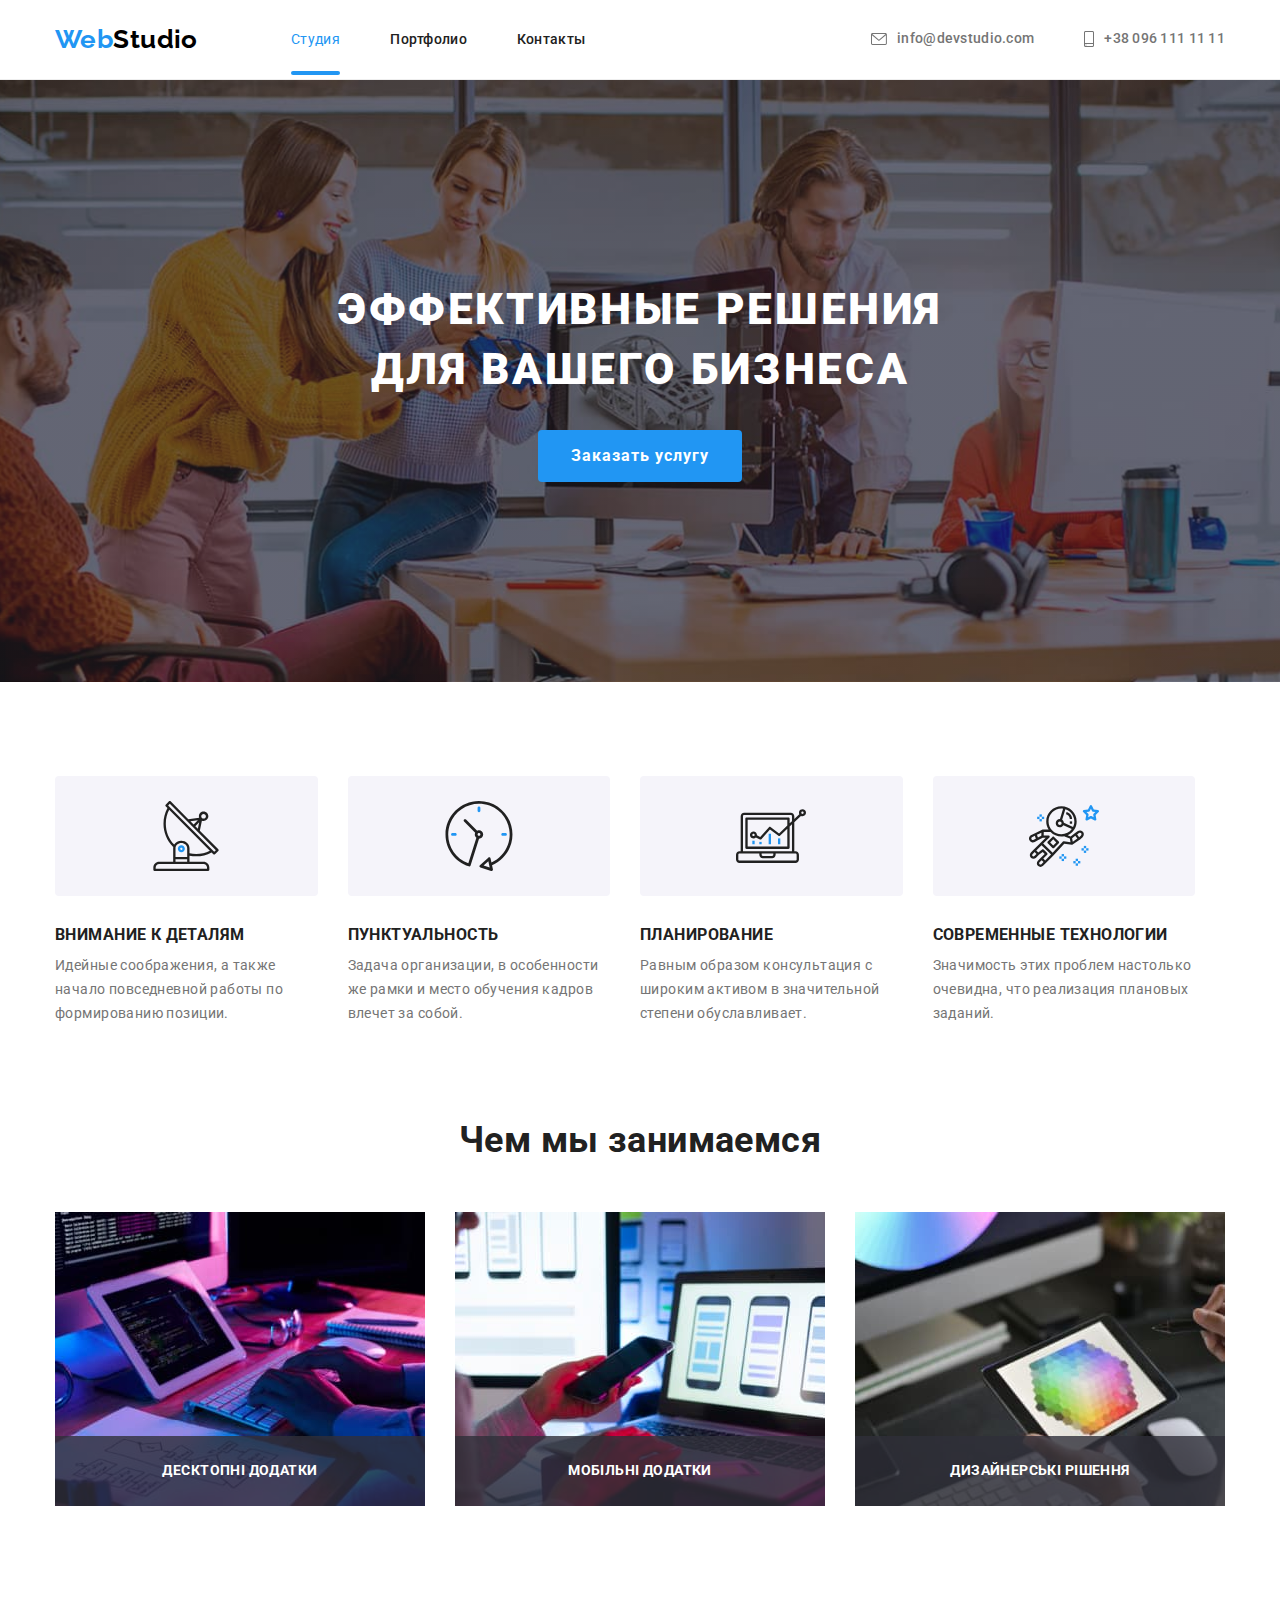
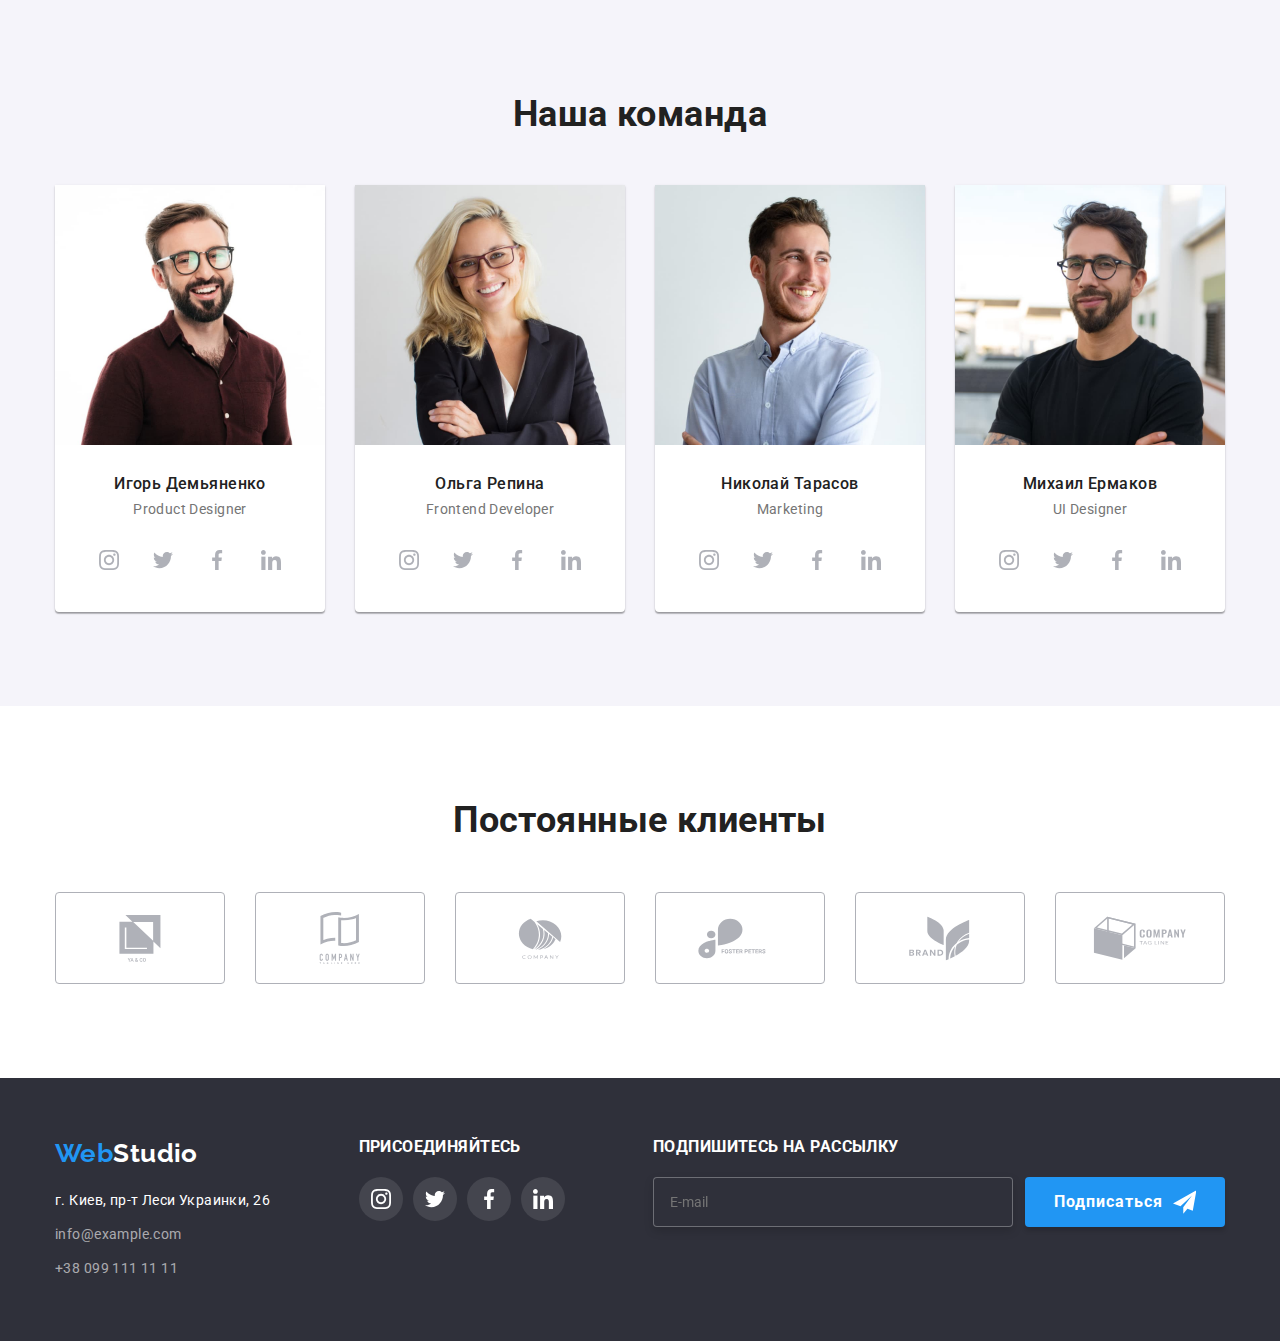
<file: index.html>
<!DOCTYPE html>
<html lang="ru">
<head>
    <meta charset="UTF-8">
    <meta http-equiv="X-UA-Compatible" content="IE=edge">
    <meta name="viewport" content="width=device-width, initial-scale=1.0">
    <link rel="preconnect" href="https://fonts.googleapis.com">
    <link rel="preconnect" href="https://fonts.gstatic.com" crossorigin>
    <link href="https://fonts.googleapis.com/css2?family=Raleway:wght@700&family=Roboto:wght@400;500;700;900&display=swap" rel="stylesheet">
    <title>Document</title>
    <link rel="stylesheet" href="https://cdnjs.cloudflare.com/ajax/libs/modern-normalize/1.1.0/modern-normalize.min.css">
    <link rel="stylesheet" href="./styles/styles.css">
</head>
<body>
    <!--Header-->
   <header class="header">
    <div class="container main-nav">
    <nav class="navigation">
    <a class="logo link" lang="en" href="./index.html"><span class="logo-color">Web</span>Studio</a>
    <ul class="nav list">
        <li class="nav-item"><a class="current link" href="">Студия</a></li>
        <li class="nav-item"><a class="nav-link link" href="./portfolio.html">Портфолио</a></li>
        <li class="nav-item"><a class="nav-link link" href="">Контакты</a></li>
    </ul>
    </nav>
    <ul class="contact list">
        <li class="contanct-item"><a class="contact-list link" href="mailto:info@devstudio.com">
            <svg class="contact-icon" width="16" height="12">
                <use href="./images/sprite.svg#icon-envelope"></use>
            </svg>
            info@devstudio.com</a>
        </li>
        <li class="contanct-item"><a class="contact-list link" href="tel:+380961111111">
            <svg class="contact-icon" width="10" height="16">
                <use href="./images/sprite.svg#icon-smartphone"></use>
            </svg>
            +38 096 111 11 11</a>
        </li>
    </ul>
    </div>
    </header>
   <main>
    <!--Main-Section-->
    <section class="main-section section" >
        <div class="container">
        <h1 class="main-section-item">Эффективные решения для вашего бизнеса</h1>
        <button class="button" type="button" data-modal-open>Заказать услугу</button>
    </div>
    </section>
    <section class="section ">
        <!--Advantages-->
        <div class="container">
            <h2 class="visually-hidden">Преимущества</h2>
            <ul class="advantages list">
            <li class="menu-adv-item icon-antenna">
                <div class="adv-icon">
                    <svg class="adv-icon-item">
                        <use href="./images/sprite.svg#icon-antenna"></use>
                    </svg>
                </div>
            <h3 class="menu-adv-list">ВНИМАНИЕ К ДЕТАЛЯМ</h3>
            <p class="describing-text">Идейные соображения, а также начало повседневной работы по формированию позиции.</p>
            </li>
            <li class="menu-adv-item icon-clock">
                <div class="adv-icon">
                    <svg class="adv-icon-item">
                        <use href="./images/sprite.svg#icon-clock"></use>
                    </svg>
                </div>
            <h3 class="menu-adv-list">ПУНКТУАЛЬНОСТЬ</h3>
            <p class="describing-text">Задача организации, в особенности же рамки и место обучения кадров влечет за собой.</p>
            </li>
            <li class="menu-adv-item icon-diagrama">
                <div class="adv-icon">
                    <svg class="adv-icon-item">
                        <use href="./images/sprite.svg#icon-diagram"></use>
                    </svg>
                </div>
            <h3 class="menu-adv-list">ПЛАНИРОВАНИЕ</h3>
            <p class="describing-text">Равным образом консультация с широким активом в значительной степени обуславливает.</p>
            </li>
            <li class="menu-adv-item icon-astronaut">
                <div class="adv-icon" >
                    <svg class="adv-icon-item">
                        <use href="./images/sprite.svg#icon-astronaut"></use>
                    </svg>
                </div>
            <h3 class="menu-adv-list">СОВРЕМЕННЫЕ ТЕХНОЛОГИИ</h3>
            <p class="describing-text">Значимость этих проблем настолько очевидна, что реализация плановых заданий.</p>
            </li>
        </ul>
        </div>
    </section>
    <section class="section section-d">
        <!--What are we doing-->
        <div class="container">
        <h2 class="section-title">Чем мы занимаемся</h2>
        <ul class="section-list list">
            <li class="section-foto">
                <div class="doing-thumb">
                <img src="./images/doing/box_1.jpg" alt="Работаем за компьютером" width="370" height="294">
            <p class="doing-title">Десктопні додатки</p>
            </div>
            </li>
            <li class="section-foto">
                <div class="doing-thumb">
                <img src="./images/doing/box_2.jpg" alt="Работаем в телефоне" width="370" height="294">
               <p class="doing-title">Мобільні додатки</p> 
            </div>
            </li>
            <li class="section-foto">
                <div class="doing-thumb">
                <img src="./images/doing/box_3.jpg" alt="Работаем в планшете" width="370" height="294">
            <p class="doing-title">Дизайнерські рішення</p>
            </div>
            </li>
        </ul>
        </div>
    </section>
    <section class="section section-c">
        <!--Our team-->
    <div class="container">
        <h2 class="section-title">Наша команда</h2>
        <ul class="team-list list">
            <li class="team-item">
                <img src="./images/team/team_card-1.jpg" alt="Фото команды" width="270" height="260">
                <h3 class="team-name">Игорь Демьяненко</h3>
                <p class="team-position" lang="en">Product Designer</p>
                <ul class="social_list-icon">
                    <li class="social_item-icon"><a href=""  class="social-link-icon">
                        <svg width="20" height="20">
                        <use href="./images/sprite.svg#icon-instagram-2"></use>
                    </svg>
                        </a>
                    </li>
                    <li class="social_item-icon"><a href=""  class="social-link-icon">
                        <svg width="20" height="20">
                        <use href="./images/sprite.svg#icon-twitter-1"></use>
                        </svg>
                        </a>
                    </li>
                    <li class="social_item-icon"><a href=""  class="social-link-icon">
                        <svg width="20" height="20">
                        <use href="./images/sprite.svg#icon-facebook-1"></use>
                        </svg>
                        </a>
                    </li>
                    <li class="social_item-icon"><a href=""  class="social-link-icon">
                        <svg width="20" height="20">
                        <use href="./images/sprite.svg#icon-linkedin-1"></use>
                    </svg>
                       </a>
                    </li>
                </ul>
            </li>
            <li class="team-item"><img src="./images/team/team_card-2.jpg" alt="Фото Команды" width="270" height="260">
                <h3 class="team-name">Ольга Репина</h3>
                <p class="team-position" lang="en">Frontend Developer</p>
                <ul class="social_list-icon">
                    <li class="social_item-icon"><a href=""  class="social-link-icon">
                        <svg width="20" height="20">
                        <use href="./images/sprite.svg#icon-instagram-2"></use>
                    </svg>
                        </a>
                    </li>
                    <li class="social_item-icon"><a href=""  class="social-link-icon">
                        <svg width="20" height="20">
                        <use href="./images/sprite.svg#icon-twitter-1"></use>
                        </svg>
                        </a>
                    </li>
                    <li class="social_item-icon"><a href=""  class="social-link-icon">
                        <svg width="20" height="20">
                        <use href="./images/sprite.svg#icon-facebook-1"></use>
                        </svg>
                        </a>
                    </li>
                    <li class="social_item-icon"><a href=""  class="social-link-icon">
                        <svg width="20" height="20">
                        <use href="./images/sprite.svg#icon-linkedin-1"></use>
                    </svg>
                       </a>
                    </li>
                </ul>
            </li>
            <li class="team-item"><img src="./images/team/team_card-3.jpg" alt="Фото Команды" width="270" height="260">
                <h3 class="team-name">Николай Тарасов</h3>
                <p class="team-position" lang="en">Marketing</p>
                <ul class="social_list-icon">
                    <li class="social_item-icon"><a href=""  class="social-link-icon">
                        <svg width="20" height="20">
                        <use href="./images/sprite.svg#icon-instagram-2"></use>
                    </svg>
                        </a>
                    </li>
                    <li class="social_item-icon"><a href=""  class="social-link-icon">
                        <svg width="20" height="20">
                        <use href="./images/sprite.svg#icon-twitter-1"></use>
                        </svg>
                        </a>
                    </li>
                    <li class="social_item-icon"><a href=""  class="social-link-icon">
                        <svg width="20" height="20">
                        <use href="./images/sprite.svg#icon-facebook-1"></use>
                        </svg>
                        </a>
                    </li>
                    <li class="social_item-icon"><a href=""  class="social-link-icon">
                        <svg width="20" height="20">
                        <use href="./images/sprite.svg#icon-linkedin-1"></use>
                    </svg>
                       </a>
                    </li>
                </ul>
            </li>
            <li class="team-item"><img src="./images/team/team_card-4.jpg" alt="Фото Команды" width="270" height="260">
                <h3 class="team-name">Михаил Ермаков</h3>
                <p class="team-position" lang="en">UI Designer</p>
                <ul class="social_list-icon">
                    <li class="social_item-icon"><a href=""  class="social-link-icon">
                        <svg width="20" height="20">
                        <use href="./images/sprite.svg#icon-instagram-2"></use>
                    </svg>
                        </a>
                    </li>
                    <li class="social_item-icon"><a href=""  class="social-link-icon">
                        <svg width="20" height="20">
                        <use href="./images/sprite.svg#icon-twitter-1"></use>
                        </svg>
                        </a>
                    </li>
                    <li class="social_item-icon"><a href=""  class="social-link-icon">
                        <svg width="20" height="20">
                        <use href="./images/sprite.svg#icon-facebook-1"></use>
                        </svg>
                        </a>
                    </li>
                    <li class="social_item-icon"><a href=""  class="social-link-icon">
                        <svg width="20" height="20">
                        <use href="./images/sprite.svg#icon-linkedin-1"></use>
                    </svg>
                       </a>
                    </li>
                </ul>
            </li>
        </ul>
    </div>
    </section>
    <section class="section client">
        <div class="container">
          <h2 class="section-title">Постоянные клиенты</h2>
          <ul class="client-list list">
            <li class="clients-list-item">
              <a class="clients-link" href="">
                <svg class="client-icon" widht="41" height="47">
                  <use href="./images/sprite.svg#icon-client_1"></use>
                </svg>
              </a>
            </li>
            <li class="clients-list-item">
              <a class="clients-link" href="">
                <svg class="client-icon" widht="40" height="52">
                  <use href="./images/sprite.svg#icon-client_2"></use>
                </svg>
              </a>
            </li>
            <li class="clients-list-item">
              <a class="clients-link" href=""
                ><svg class="client-icon" width="44" height="41">
                  <use href="./images/sprite.svg#icon-client_3"></use>
                </svg>
              </a>
            </li>
            <li class="clients-list-item">
              <a class="clients-link" href="">
                <svg class="client-icon" width="84" height="41">
                  <use href="./images/sprite.svg#icon-client_4"></use>
                </svg>
              </a>
            </li>
            <li class="clients-list-item">
              <a class="clients-link" href="">
                <svg class="client-icon" width="63" height="45">
                  <use href="./images/sprite.svg#icon-client_5"></use>
                </svg>
              </a>
            </li>
            <li class="clients-list-item">
              <a class="clients-link" href="">
                <svg class="client-icon" width="94" height="44">
                  <use href="./images/sprite.svg#icon-client_6"></use>
                </svg>
              </a>
            </li>
          </ul>
        </div>
      </section>
   </main>
   <footer class="footer">
    <!--Footer-->
<div class="container div-footer">
    <div>
    <a class="logo-footer link" lang="en" href="./index.html"><span class="logo-color">Web</span>Studio</a>
    <ul class="contact-us list">
        <li class="contact-us-list"><a class="contact-us-item link" href="https://goo.gl/maps/o7B5cLgCJzoSrLnL8" target="_blank">г. Киев, пр-т Леси Украинки, 26</a></li>
        <li class="contact-us-list"><a class="contact-us-item dark link" href="mailto:info@example.com">info@example.com</a></li>
        <li class="contact-us-list"><a class="contact-us-item dark link" href="tel:+380991111111">+38 099 111 11 11</a></li>
    </ul>
    </div>
    <div class="join-social">
        <h3 class="social-title">Присоединяйтесь</h3>
        <ul class="social_list list">
            <li class="social_list-item">
                <a href="" class="social-link">
                <svg width="20" height="20">
                    <use href="./images/sprite.svg#icon-instagram"></use>
                </svg>
            </a>
        </li>
            <li class="social_list-item"><a href="" class="social-link social-link-twitter">
                <svg width="20" height="20">
                    <use href="./images/sprite.svg#icon-twitter"></use>
                </svg>
            </a></li>
            <li class="social_list-item"><a href="" class="social-link social-link-facebook">
                <svg width="20" height="20">
                    <use href="./images/sprite.svg#icon-facebook"></use>
                </svg>
            </a>
        </li>
            <li class="social_list-item"><a href="" class="social-link social-link-in">
                <svg width="20" height="20">
                    <use href="./images/sprite.svg#icon-linkedin"></use>
                </svg>
             </a>
            </li>
        </ul>
    </div>
    <form action="" class="footer-subscribe">
        <h3 class="social-title">Подпишитесь на рассылку</h3>
        <div class="footer-form">
            <input type="email" name="user-mail" class="footer-form-input" placeholder="E-mail"/>
            <button type="submit" class="footer-button-form">
                Подписаться
                <svg class="footer-form-icon" width="24px" height="24px">
                    <use href="./images/sprite.svg#icon-icon-send"></use>
                  </svg>
            </button>
        </div>
    </form>
</div>
   </footer>

   <!--Modal-window-->
   <div class="backdrop is-hidden" data-modal>
    <div class="modal">
        <button type="button" class="modal-close-btn" data-modal-close>
            <svg class="modal-close-btn-icon" width="18px" height="18px">
                <use href="./images/sprite.svg#icon-vector"></use>
            </svg>
        </button>
        <form class="modal-form">
            <p class="modal-form-title">Оставьте свои данные, мы вам перезвоним</p>
            <label class="modal-form-field">
              <span class="modal-form-desc">Имя</span>
              <span class="modal-form-input-wrapper">
                <input
                  name="user-name"
                  type="text"
                  class="modal-form-input"
                  required
                  pattern="[a-zA-Zа-яА-Я]+"
                  minlength="2"
                  title="Тільки букви"
                />
                <svg class="modal-form-input-icon" width="18" height="18">
                  <use href="./images/sprite.svg#icon-person"></use>
                </svg>
              </span>
            </label>
            <label class="modal-form-field">
              <span class="modal-form-desc">Телефон</span>
              <span class="modal-form-input-wrapper">
                <input
                  name="user-tel"
                  type="tel"
                  class="modal-form-input"
                  required
                  pattern="[0-9]{3}-[0-9]{3}-[0-9]{2}-[0-9]{2}"
                  title="xxx-xxx-xx-xx"
                />
                <svg class="modal-form-input-icon" width="18" height="18">
                  <use href="./images/sprite.svg#icon-phone"></use>
                </svg>
              </span>
            </label>
            <label class="modal-form-field">
              <span class="modal-form-desc">Почта</span>
              <span class="modal-form-input-wrapper">
                <input name="user-mail" type="email" class="modal-form-input" />
                <svg class="modal-form-input-icon" width="18" height="18">
                  <use href="./images/sprite.svg#icon-email"></use>
                </svg>
              </span>
            </label>
            <label class="modal-form-field modal-form-field-comment">
              <span class="modal-form-desc">Коментарий</span>
              <textarea
                class="modal-form-comment"
                name="user-comment"
                placeholder="Введіть текст"
              ></textarea>
            </label>
            <input
              id="user-policy"
              name="user-policy"
              type="checkbox"
              class="modal-form-check visually-hidden"
            />
            <label for="user-policy" class="modal-form-check-desc">
                Соглашаюсь с рассылкой и принимаю&nbsp;
              <a href="" class="user-policy-link link">Условия договора</a>
            </label>
            <button class="modal-form-button" type="submit">Отправить</button>
          </form>
    </div>
   </div>

   <script src="./js/modal.js"></script>
</body>
</html>
</file>
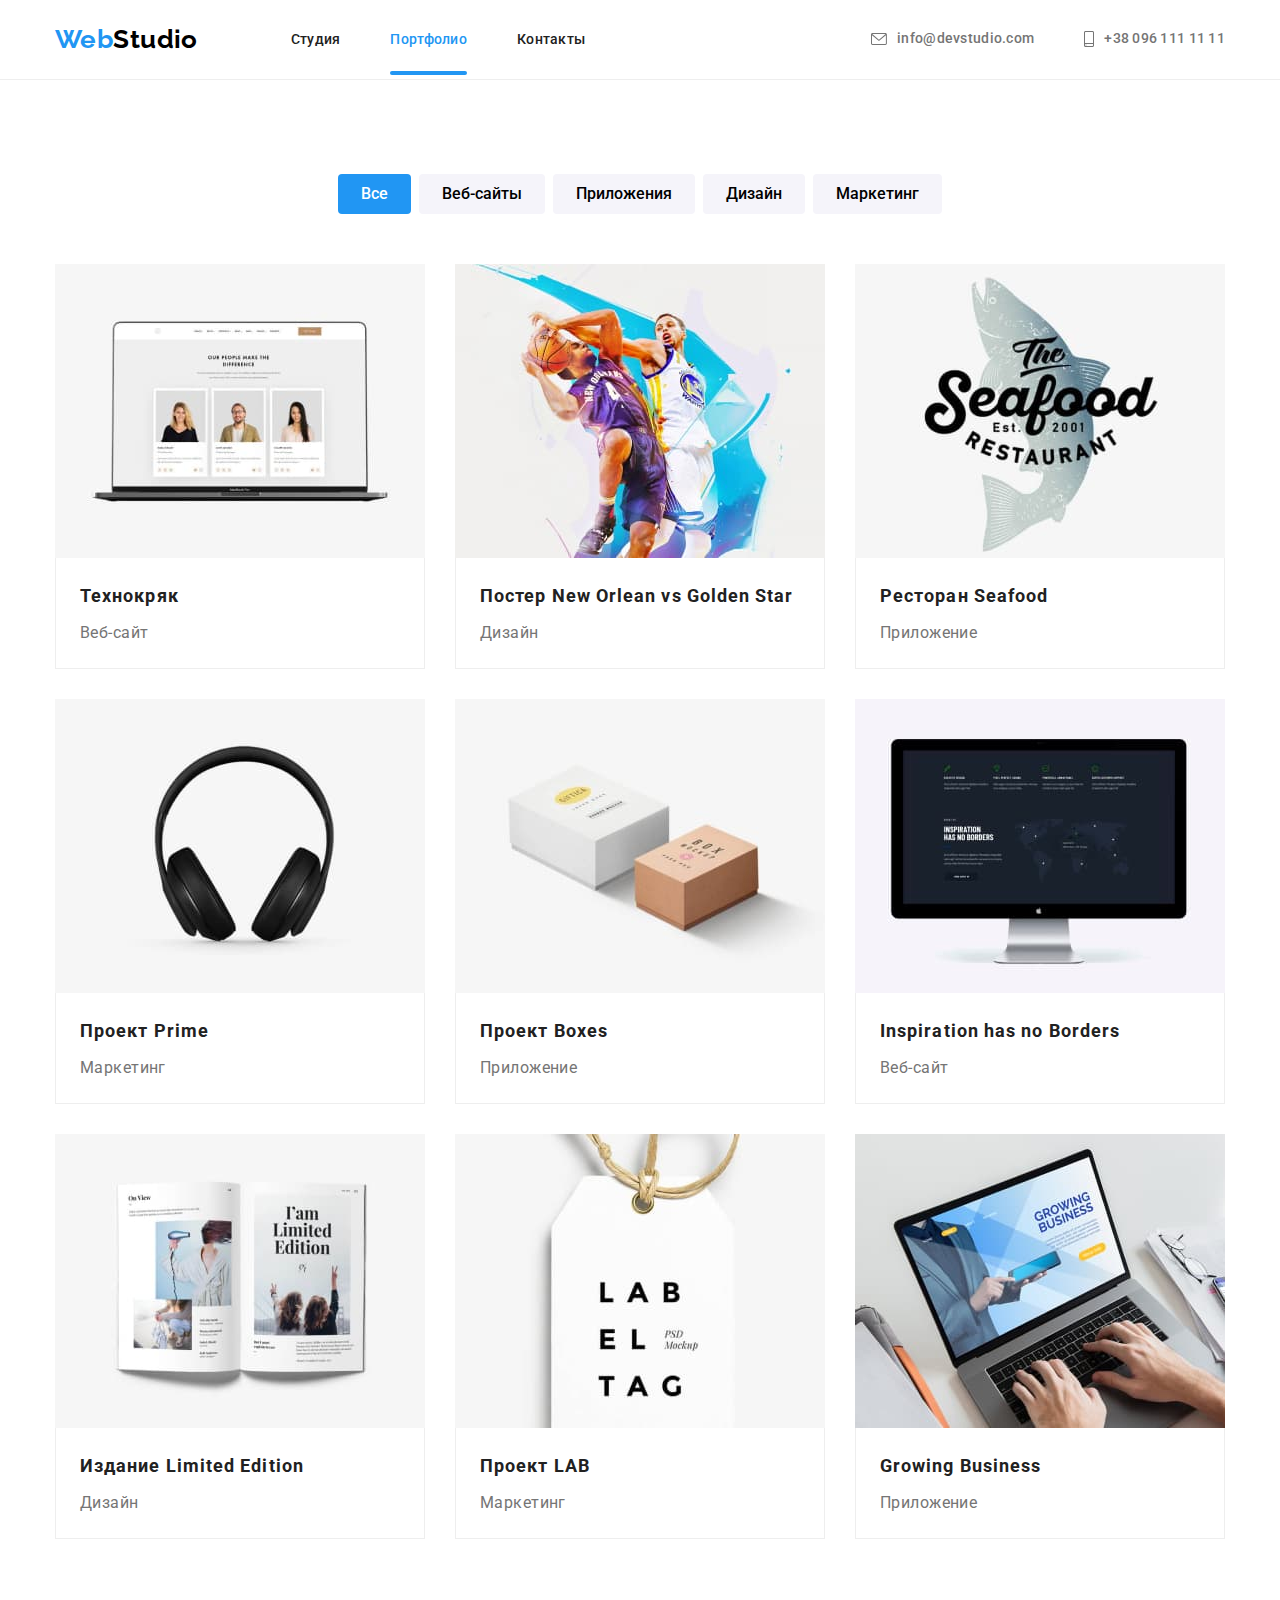
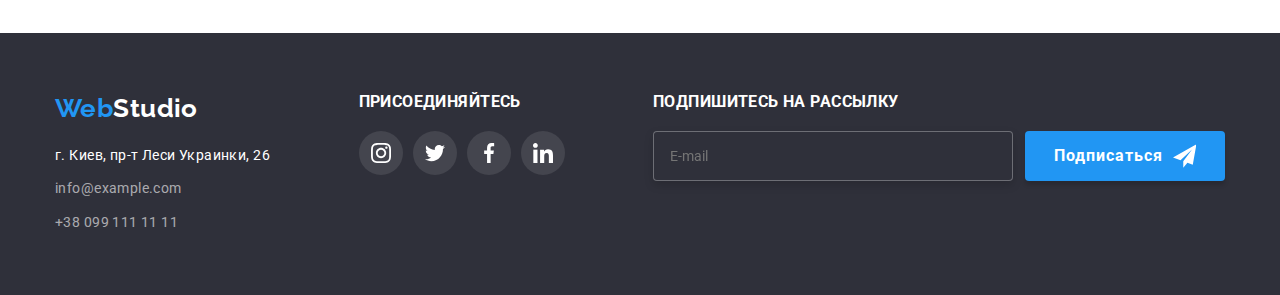
<file: portfolio.html>
<!DOCTYPE html>
<html lang="ru">
    <head>
        <meta charset="UTF-8">
        <meta http-equiv="X-UA-Compatible" content="IE=edge">
        <meta name="viewport" content="width=device-width, initial-scale=1.0">
        <link rel="preconnect" href="https://fonts.googleapis.com">
        <link rel="preconnect" href="https://fonts.gstatic.com" crossorigin>
        <link href="https://fonts.googleapis.com/css2?family=Raleway:wght@700&family=Roboto:wght@400;500;700;900&display=swap" rel="stylesheet">
        <title>Document</title>
        <link rel="stylesheet" href="https://cdnjs.cloudflare.com/ajax/libs/modern-normalize/1.1.0/modern-normalize.min.css">
        <link rel="stylesheet" href="./styles/styles.css">
    </head>
    <body>
        <!--Header-->
     <header class="header">
      <div class="container main-nav">
        <nav class="navigation">
         <a class="logo link" lang="en" href="./index.html"><span class="logo-color">Web</span>Studio</a>
        <ul class="nav list">
        <li class="nav-item"><a class="nav-link link" href="./index.html">Студия</a></li>
        <li class="nav-item"><a class="nav-link current link" href="./portfolio.html">Портфолио</a></li>
        <li class="nav-item"><a class="nav-link link" href="">Контакты</a></li>
       </ul>
        </nav>
       <ul class="contact list">
        <li class="contanct-item"><a class="contact-list link" href="mailto:info@devstudio.com">
            <svg class="contact-icon" width="16" height="12">
                <use href="./images/sprite.svg#icon-envelope"></use>
            </svg>
            info@devstudio.com</a>
    </li>
        <li class="contanct-item"><a class="contact-list link" href="tel:+380961111111">
            <svg class="contact-icon" width="10" height="16">
                <use href="./images/sprite.svg#icon-smartphone"></use>
            </svg>
            +38 096 111 11 11</a>
    </li>
        </ul>
      </div>
     </header>
        <main>
            <!--Portfolio-->
            <section class="section">
                <div class="container">
                <h1 class="visually-hidden">Наша Работа</h1>
                <ul class="section-but list">
                    <li class="site-button"><button class="button-link button-c" type="button">Все</button> </li>
                    <li class="site-button"><button class="button-link" type="button">Веб-сайты</button> </li>
                    <li class="site-button"><button class="button-link" type="button">Приложения</button> </li>
                    <li class="site-button"><button class="button-link" type="button">Дизайн</button> </li>
                    <li class="site-button"><button class="button-link" type="button">Маркетинг</button> </li>
                </ul>
                <ul class="site list ">
                    <li class="site-item"> <a class="link site-link" href="">
                        <div class="projects-thumb">
                        <img src="./images/site/site-1.jpg" alt="Сайт" width="370" height="290">
                        <p class="projects-label">Ресурс пропонує комплексні пропозиції з різним рівнем функціоналу та сервісів. Все це дозволить відвідувачу отримати вичерпні відомості про компанію чи приватну особу.</p>
                    </div>
                        <div class="site-content"><h2 class="site-list">Технокряк</h2>
                            <p class="site-text">Веб-сайт</p>
                        </div>
                    </a>
                    </li>
                    <li class="site-item"> <a class="link site-link" href="">
                        <div class="projects-thumb">
                        <img src="./images/site/site-2.jpg" alt="Сайт" width="370" height="290">
                        <p class="projects-label">Ресурс пропонує комплексні пропозиції з різним рівнем функціоналу та сервісів. Все це дозволить відвідувачу отримати вичерпні відомості про компанію чи приватну особу.</p>
                    </div>
                        <div class="site-content">
                            <h2 class="site-list">Постер New Orlean vs Golden Star</h2>
                            <p class="site-text">Дизайн</p>
                        </div>
                    </a>
                    </li>
                    <li class="site-item"> <a class="link site-link" href="">
                        <div class="projects-thumb">
                        <img src="./images/site/site-3.jpg" alt="Сайт" width="370" height="290">
                        <p class="projects-label">Ресурс пропонує комплексні пропозиції з різним рівнем функціоналу та сервісів. Все це дозволить відвідувачу отримати вичерпні відомості про компанію чи приватну особу.</p>
                    </div>
                        <div class="site-content">
                        <h2 class="site-list">Ресторан Seafood</h2>
                        <p class="site-text">Приложение</p>
                        </div>
                    </a>
                    </li>
                    <li class="site-item"> <a class="link site-link" href="">
                        <div class="projects-thumb">
                        <img src="./images/site/site-4.jpg" alt="Сайт" width="370" height="290">
                        <p class="projects-label">Ресурс пропонує комплексні пропозиції з різним рівнем функціоналу та сервісів. Все це дозволить відвідувачу отримати вичерпні відомості про компанію чи приватну особу.</p>
                    </div>
                        <div class="site-content">
                        <h2 class="site-list">Проект Prime</h2>
                        <p class="site-text">Маркетинг</p>
                        </div>
                    </a>
                    </li>
                    <li class="site-item"> <a class="link site-link" href="">
                        <div class="projects-thumb">
                        <img src="./images/site/site-5.jpg" alt="Сайт" width="370" height="290">
                        <p class="projects-label">Ресурс пропонує комплексні пропозиції з різним рівнем функціоналу та сервісів. Все це дозволить відвідувачу отримати вичерпні відомості про компанію чи приватну особу.</p>
                    </div>
                        <div class="site-content">
                            <h2 class="site-list">Проект Boxes</h2>
                        <p class="site-text">Приложение</p>
                        </div>
                    </a>
                    </li>
                    <li class="site-item"> <a class="link site-link" href="">
                        <div class="projects-thumb">
                        <img src="./images/site/site-6.jpg" alt="Сайт" width="370" height="290">
                        <p class="projects-label">Ресурс пропонує комплексні пропозиції з різним рівнем функціоналу та сервісів. Все це дозволить відвідувачу отримати вичерпні відомості про компанію чи приватну особу.</p>
                    </div>
                        <div class="site-content">
                        <h2 class="site-list">Inspiration has no Borders</h2>
                        <p class="site-text">Веб-сайт</p>
                        </div>
                    </a>
                    </li>
                    <li class="site-item "> <a class="link site-link" href="">
                        <div class="projects-thumb">
                        <img src="./images/site/site-7.jpg" alt="Сайт" width="370" height="290">
                        <p class="projects-label">Ресурс пропонує комплексні пропозиції з різним рівнем функціоналу та сервісів. Все це дозволить відвідувачу отримати вичерпні відомості про компанію чи приватну особу.</p>
                    </div>
                        <div class="site-content">
                        <h2 class="site-list">Издание Limited Edition</h2>
                        <p class="site-text">Дизайн</p>
                        </div>
                    </a>
                    </li>
                    <li class="site-item"> <a class="link site-link" href="">
                        <div class="projects-thumb">
                        <img src="./images/site/site-8.jpg" alt="Сайт" width="370" height="290">
                        <p class="projects-label">Ресурс пропонує комплексні пропозиції з різним рівнем функціоналу та сервісів. Все це дозволить відвідувачу отримати вичерпні відомості про компанію чи приватну особу.</p>
                    </div>
                        <div class="site-content">
                        <h2 class="site-list">Проект LAB</h2>
                        <p class="site-text">Маркетинг</p>
                        </div>
                    </a>
                    </li>
                    <li class="site-item"> <a class="link site-link" href="">
                        <div class="projects-thumb">
                        <img src="./images/site/site-9.jpg" alt="Сайт" width="370" height="290">
                        <p class="projects-label">Ресурс пропонує комплексні пропозиції з різним рівнем функціоналу та сервісів. Все це дозволить відвідувачу отримати вичерпні відомості про компанію чи приватну особу.</p>
                    </div>
                        <div class="site-content">
                        <h2 class="site-list">Growing Business</h2>
                        <p class="site-text">Приложение</p>
                        </div>
                    </a>
                    </li>
                </ul>
             </div>
            </section>
        </main>
        <footer class="footer">
            <!--Footer-->
            <div class="container div-footer">
                <div>
                <a class="logo-footer link" lang="en" href="./index.html"><span class="logo-color">Web</span>Studio</a>
                <ul class="contact-us list">
                    <li class="contact-us-list"><a class="contact-us-item link" href="https://goo.gl/maps/o7B5cLgCJzoSrLnL8" target="_blank">г. Киев, пр-т Леси Украинки, 26</a></li>
                    <li class="contact-us-list"><a class="contact-us-item dark link" href="mailto:info@example.com">info@example.com</a></li>
                    <li class="contact-us-list"><a class="contact-us-item dark link" href="tel:+380991111111">+38 099 111 11 11</a></li>
                </ul>
                </div>
                <div class="join-social">
                    <h3 class="social-title">Присоединяйтесь</h3>
                    <ul class="social_list list">
                        <li class="social_list-item">
                            <a href="" class="social-link">
                            <svg width="20" height="20">
                                <use href="./images/sprite.svg#icon-instagram"></use>
                            </svg>
                        </a>
                    </li>
                        <li class="social_list-item"><a href="" class="social-link social-link-twitter">
                            <svg width="20" height="20">
                                <use href="./images/sprite.svg#icon-twitter"></use>
                            </svg>
                        </a></li>
                        <li class="social_list-item"><a href="" class="social-link social-link-facebook">
                            <svg width="20" height="20">
                                <use href="./images/sprite.svg#icon-facebook"></use>
                            </svg>
                        </a>
                    </li>
                        <li class="social_list-item"><a href="" class="social-link social-link-in">
                            <svg width="20" height="20">
                                <use href="./images/sprite.svg#icon-linkedin"></use>
                            </svg>
                        </a>
                    </li>
                    </ul>
                </div>
                <form action="" class="footer-subscribe">
                    <h3 class="social-title">Подпишитесь на рассылку</h3>
                    <div class="footer-form">
                        <input type="email" name="user-mail" class="footer-form-input" placeholder="E-mail"/>
                        <button type="submit" class="footer-button-form">
                            Подписаться
                            <svg class="footer-form-icon" width="24px" height="24px">
                                <use href="./images/sprite.svg#icon-icon-send"></use>
                              </svg>
                        </button>
                    </div>
                </form>
            </div>
        </footer>
    </body>
</html>
</file>
<file: styles/styles.css>
html {
	box-sizing: border-box;
}

:root {
    --primary-text-color: #2196F3;
    --title-text-color: #FFFFFF;
    --accent-color: #757575;
    --icon-color: #AFB1B8;
}

h1,
h2,
h3,
h4,
h5,
h6,
p {
	margin: 0;
}

ul {
	list-style: none;
	padding-left: 0;
	margin: 0;
}

a {
	text-decoration: none;
	color: inherit;
}

img {
	display: block;
	max-width: 100%;
	height: auto;
}

address {
	font-style: normal;
}

button {
    cursor: pointer;
}

body {
font-family: 'Roboto',sans-serif;
letter-spacing: 0.03em;
font-size: 14px;
color:#212121 ;
background-color: var(--title-text-color);
}
.list {
    list-style: none;
    padding: 0;
    margin: 0
}

.link {
    text-decoration: none;
    padding: 0;
    margin: 0;
}

.container{
    margin-left: auto;
    margin-right: auto;
    width: 1200px;
    padding-left: 15px;
    padding-right: 15px;
}

.section {
    padding: 94px 0;
}
 
/*--------------Header--------------*/
.header {
    border-bottom: 1px solid #EEEEEE;
    padding: 24px 0;
}

.main-nav {
    display: flex;
    align-items: center;
}

.navigation {
    display: flex;
    align-items: center;
}

.logo{
font-family: 'Raleway',sans-serif;
font-weight: 700;
font-size: 26px;
line-height: 1.19;
color: #000;
margin-right: 93px;
}
.logo-color{
color: var(--primary-text-color)
}

.nav {
    display: flex;
    
    
}
.nav-item {
    margin-right: 50px;
}

.nav-item:last-child {
    margin-right: 0;
}

.nav-link {
font-weight: 500;
line-height: 1.14;
letter-spacing: 0.02em;
color: #212121;
transition-property: color;
    transition-duration: 250ms;
    transition-timing-function: cubic-bezier(0.4, 0, 0.2, 1);
}



.nav-link:hover,
.nav-link:focus {
color: var(--primary-text-color);
}

.current {
    position: relative;
    color: var(--primary-text-color);
    padding-bottom: 28px;
}

.current::after {
    content: '';

  position: absolute;
  left: 0;
  bottom: 0;

  display: block;
  width: 100%;
  height: 4px;
  border-radius: 2px;
  background-color: var(--primary-text-color);
}


.contact{
    margin-top: 0;
    margin-bottom: 0;
    display: flex;
    margin-left: auto;
}

.contact, .contanct-item{
    margin-right: 50px;
}

.contact, .contanct-item:last-child {
    margin-right: 0;
}

.contact-list {
font-weight: 500;
line-height: 1.14;
letter-spacing: 0.02em;
color: var(--accent-color);
fill: var(--icon-color);
display: flex;
align-items: center;
transition-property: color;
transition-duration: 250ms;
transition-timing-function: cubic-bezier(0.4, 0, 0.2, 1);
}

.contact-list:hover,
.contact-list:focus {
color: var(--primary-text-color);
}

.contact-icon {
    margin-right: 10px;
    fill: currentColor;
}

.contact-icon:hover,
.contact-icon:focus {
    fill: var(--primary-text-color);
}

/*---------------Main-section--------------*/
.main-section{
    padding: 200px 0;
    text-align: center;
    background-color:#C4C4C4;
    background-image: linear-gradient(
        to right, 
        rgba(47, 48, 58, 0.4), 
        rgba(47, 48, 58, 0.4)
        ), 
        url(../images/hero-img/bg_img.jpg);
    background-size: cover;
    background-repeat: no-repeat;
    background-position: center;
    max-width: 1600px;
    margin-left: auto;
    margin-right: auto;
    

}
 

.main-section-item {
    margin-top: 0;
    margin-bottom: 30px;
    margin-left: auto;
    margin-right: auto;
    font-weight: 900;
    font-size: 44px;
    line-height: 1.36;
    letter-spacing: 0.06em;
    text-transform: uppercase;
    color: var(--title-text-color);
    width: 700px;
    
}

.button {
    display: inline-block;
    border-radius: 4px;
    border: 1px solid transparent;
    padding: 10px 32px;
    min-width: 200;
    height: 50;
    font-weight: 700;
    font-size: 16px;
    line-height: 1.87;
    align-items: center;
    letter-spacing: 0.06em;
    color: var(--title-text-color);
    background-color: var(--primary-text-color);
    transition-property: background-color;
    transition-duration: 250ms;
    transition-timing-function: cubic-bezier(0.4, 0, 0.2, 1);
}

.button:hover,
.button:focus {
background-color: #188CE8;
}


/*----------------Advanteges-----------------*/
.visually-hidden {
    position: absolute;
    white-space: nowrap;
    width: 1px;
    height: 1px;
    overflow: hidden;
    border: 0;
    padding: 0;
    clip: rect(0 0 0 0);
    clip-path: inset(50%);
    margin: -1px;
}

.advantages {
    display: flex;
}

.menu-adv-item {
    width: 270px;
    margin-right: 30px;
}



.menu-adv-list {
    margin-top: 0;
    margin-bottom: 10px;
font-weight: 700;
line-height: 1.14;
text-transform: uppercase;
margin-top: 0;
margin-bottom: 10;
}

.describing-text {
    font-weight: 400;
    line-height: 1.71;
    color: var(--accent-color);
    margin-top: 0;
    margin-bottom: 0;
}

.adv-icon {
    display: flex;
    flex-wrap: wrap;
    align-content: center;
    justify-content: center;
    height: 120px;
    
  
    background:#F5F4FA;
    border-radius: 4px;
    margin-bottom: 30px;
}

.adv-icon-item {
    width: 70px;
    height: 70px;
}

/*-----------------What are we doing-----------------*/
.section-d {
    padding-top: 0;
}

.section-list {
display: flex;
}


.section-title {
    margin-top: 0;
    margin-bottom: 50px;
font-size: 36px;
line-height: 1.16;
text-align: center;
}

.section-foto{
padding-right: 30px;
}

.doing-thumb {
    position: relative;
}

.doing-thumb > .doing-title {
    position: absolute;
    display: flex;
    bottom: 0;
    left: 0;
    justify-content: center;
    align-items: center;
  
    width: 100%;
    height: 70px;
  
    font-weight: 700;
    line-height: 1.14;
    text-transform: uppercase;
    color: var(--title-text-color);
    background-color: rgba(47, 48, 58, 0.8);
}

.section-foto:last-child{
    padding-right: 0;
}


/*----------Our team--------------*/
.section-c {
    background-color: #F5F4FA;
}

.team-list {
    display: flex;
   
}

.team-item {
    margin-right: 30px;
    text-align: center;
    background: var(--title-text-color);

box-shadow: 0px 1px 3px rgba(0, 0, 0, 0.12), 0px 1px 1px rgba(0, 0, 0, 0.14), 0px 2px 1px rgba(0, 0, 0, 0.2);
border-radius: 0px 0px 4px 4px;
}

.team-item:last-child {
    margin-right: 0;
}

.team-name {
    padding-top: 30px;
    margin-bottom: 4px;
font-style: normal;
font-weight: 500;
font-size: 16px;
line-height: 1.18;
}
.team-position{
    padding-top: 0;
    padding-bottom: 16px;
    font-weight: 400;
    line-height: 1.71;
    color: var(--accent-color);
}

.social_list-icon {
    display: flex;
    gap: 10px;
    justify-content: center;
    margin: 0px;
    padding-bottom: 30px;
}

.social_item-icon {
    display: flex;
    justify-content: center;
}

.social-link-icon {
    width: 44px;
  height: 44px;
  border-radius: 50%;
  display: flex;
  align-items: center;
  justify-content: center;
  fill: var(--icon-color);
  transition-property: fill, background-color;
  transition-duration: 250ms;
  transition-timing-function: cubic-bezier(0.4, 0, 0.2, 1);
}

.social-link-icon:hover,
.social-link-icon:focus {
  fill: var(--title-text-color);
  background: var(--primary-text-color);
}

/* Regular customers */
.client-list {
  display: flex;
  justify-content: center;
  gap: 30px;
}

.clients-list-item {
  width: calc((100% - 150px) / 6);
}

.clients-link {
  display: flex;
  flex-wrap: wrap;
  height: 92px;
  border: 1px solid var(--icon-color);
  border-radius: 4px;
  align-content: center;
  justify-content: center;
  fill: var(--icon-color);
  transition-property: fill, border;
  transition-duration: 250ms;
  transition-timing-function: cubic-bezier(0.4, 0, 0.2, 1);
}

.clients-link:hover,
.clients-link:focus {
  fill: var(--primary-text-color);
  border: 1px solid var(--primary-text-color);
}


/*Footer*/

.div-footer {
    display: flex;
    justify-content: space-between;
}

.footer {
background-color: #2F303A;
padding: 60px 0;
}


.logo-footer {
    display: block;
    margin-bottom: 20px;
    font-family: 'Raleway',sans-serif;
    font-weight: 700;
    font-size: 26px;
    line-height: 1.19;
    color: var(--title-text-color);
}

.contact-us-item{
font-style: normal;
font-weight: 400;
line-height: 1.71;
color: var(--title-text-color);
transition-property: color;
transition-duration: 250ms;
transition-timing-function: cubic-bezier(0.4, 0, 0.2, 1);
}

.contact-us-list {
    margin-bottom: 10px;
}

.contact-us-list:last-child{
    margin-bottom: 0;
}

.dark{
    color: rgba(255, 255, 255, 0.6);
    ;
}

.dark:hover,
.dark:focus {
    color: var(--primary-text-color);
}


.social-title {
    display: flex;
    margin-bottom: 20px;
line-height: 1.14;
text-transform: uppercase;
color: var(--title-text-color);
}

.social_list {
    display: flex;
    flex-wrap: wrap;
    align-items: center;
    justify-content: center;
    gap: 10px;
   
}

.social-list-item {
    display: flex;
    flex-wrap: wrap;
    width: 44px;
    height: 44px;
    border-radius: 50%;
    background: #44454E;
  }

.social-link {
    display: flex;
    justify-content: center;
    align-items: center;
    width: 44px;
    height: 44px;
    border-radius: 50%;
    background-color: #44454E;
    transition-property: background-color;
  transition-duration: 250ms;
  transition-timing-function: cubic-bezier(0.4, 0, 0.2, 1);
}

.social-link:hover,
.social-link:focus {
  background: var(--primary-text-color);
}

.footer-form {
    display: flex;
    justify-content: center;
    align-items: center;
}

.footer-form-input {
width: 360px;
height: 50px;
border: 1px solid rgba(255, 255, 255, 0.3);
filter: drop-shadow(0px 4px 4px rgba(0, 0, 0, 0.15));
border-radius: 4px;
color: var(--title-text-color);
background-color: #2F303A;
transition: border-color 250ms cubic-bezier(0.4, 0, 0.2, 1);
padding-left: 16px;
}

.footer-form-input:focus {
    outline: none;
    border-color: var(--primary-text-color);
    transition: border-color 250ms cubic-bezier(0.4, 0, 0.2, 1);
  }

.footer-button-form {
    display: flex;
    justify-content:center ;
    align-items: center;
    font-weight: 700;
    font-size: 16px;
    line-height: 1.87;
    letter-spacing: 0.06em;
    color: var(--title-text-color);
    background-color: var(--primary-text-color);
    width: 200px;
    height: 50px;
    padding: 10px 28px;
    box-shadow: 0px 4px 4px rgba(0, 0, 0, 0.15);
    border-radius: 4px;
    margin-left: 12px;
    border: 1px solid transparent;
}

.footer-form-icon {
    display: flex;
    justify-content: center;
    align-items: center;
    margin-left: 10px;
    width: 24px;
    height: 24px;
    fill: var(--title-text-color);  
}

/*Portfolio*/

.button-link{
    display: inline-block;
    border: 1px solid transparent;
    border-radius: 4px;
    padding: 6px 22px;
    min-width: 130;
    height: 40;
    font-weight: 500;
     font-size: 16px;
     line-height: 1.62;

     text-align: center;
     background: #F5F4FA;
    
     
     border-radius: 4px;
    
}

.section-but {
    display:flex ;
    text-align: center;
    justify-content: center;
    margin-bottom: 50px;
}

.site-button {
   margin-right: 8px;
   align-content: center;

}

.site-button:last-child{
    margin-right: 0;
}

.button-link:hover,
.button-link:focus {
color: var(--title-text-color);
 background-color: var(--primary-text-color);
 box-shadow: 0px 3px 1px rgba(0, 0, 0, 0.1), 0px 1px 2px rgba(0, 0, 0, 0.08), 0px 2px 2px rgba(0, 0, 0, 0.12);
border-radius: 4px;
}

.button-c {
    background-color: var(--primary-text-color);
    color: var(--title-text-color);
}

.site {
    display: flex;
    flex-wrap: wrap;
}

.site-item {
    width:370px;
    margin-right: 30px;
    margin-bottom: 30px;
}

.site-link {
    display: block;
    transition-property: box-shadow;
    transition-duration: 250ms;
    transition-timing-function: cubic-bezier(0.4, 0, 0.2, 1);
}
.site-link:hover,
.site-link:focus {
    background: var(--title-text-color);

box-shadow: 0px 1px 3px rgba(0, 0, 0, 0.12), 0px 1px 1px rgba(0, 0, 0, 0.14), 0px 2px 1px rgba(0, 0, 0, 0.2);
border-radius: 0px 0px 4px 4px;
}

.projects-thumb {
    position: relative;
    overflow: hidden;
}

.projects-label {
    position: absolute;
  top: 0;
  left: 0;
  
  padding: 63px 24px;

  transform: translate(0, 100%);
  transition: transform 500ms linear;

  font-weight: 400;
  font-size: 18px;
  line-height: 1.56;
  color: var(--title-text-color);

  width: 100%;
  height: 100%;
  background-color: rgba(33, 150, 243, 0.9);
  transition: transform 250ms cubic-bezier(0.4, 0, 0.2, 1);
  

}
 
.site-link:hover .projects-label,
.site-link:focus .projects-label {
    transform: translate(0, 0);
}

.img-link {
    width: 370;
    height: 110px;
}

.site-item:nth-child(3n){
    margin-right: 0;
}

.site-item:nth-last-child(-n+3) {
margin-bottom: 0;
}
   
.site-content {
    margin-bottom: 0;
    margin-top: 0;
    padding: 20px 24px;
    border-bottom: 1px solid #EEEEEE;
    border-left: 1px solid #EEEEEE;
    border-right: 1px solid #EEEEEE;
}

.site-list{
    font-size: 18px;
    line-height: 2;
    letter-spacing: 0.06em;
    color: #212121;
    margin-bottom: 4px;

    
}

.site-text{
    font-weight: 400;
    font-size: 16px;
    line-height: 1.87;
    color: var(--accent-color); 
}

/*========================Modal window================*/
.backdrop {
    position: relative;
    position: fixed;
    top: 0;
    left: 0;
    width: 100%;
    height: 100%;
    background-color: rgba(0, 0, 0, 0.2);
    
}

.backdrop.is-hidden {
    opacity: 0;
    visibility: hidden;
    pointer-events: none;
}

.modal{
    position: absolute;
    top: 50%;
    left: 50%;
    transform: translate(-50%, -50%);
    width: 528px;
    height: 581px;
    background-color: var(--title-text-color);
    padding: 40px;
}

.modal-close-btn {
    position: absolute;
    top: 8px;
    right: 8px;
    display: flex;
    justify-content: center;
    align-items: center;
    width: 30px;
    height: 30px;
    border-radius: 50%;
    background-color: transparent;
    border: 1px solid var(--accent-color);
    padding: 0;
    transition: fill 250ms cubic-bezier(0.4, 0, 0.2, 1);
}

.modal-close-btn:hover,
.modal-close-btn:focus {
    fill: var(--primary-text-color);
}

.modal-form {
    display: flex;
    flex-direction: column;

}
  
.modal-form-title {
    margin-bottom: 12px;
  
    font-weight: 700;
    text-align: center;
    font-size: 20px;
    line-height: 1.15;
}
  
.modal-form-input {
    padding-left: 42px;
  
    width: 100%;
    height: 40px;
    border: 1px solid rgba(33, 33, 33, 0.2);
    border-radius: 4px;
  
    font-weight: 400;
    font-size: 12px;
    line-height: 1.16;
    letter-spacing: 0.01em;
    

    
  
    transition: border-color 250ms cubic-bezier(0.4, 0, 0.2, 1);
}
  
.modal-form-input:focus {
    border-color: var(--primary-text-color);
    outline: none;
}
  
.modal-form-desc {
    display: block;
    margin-bottom: 4px;
  
    font-weight: 400;
    font-size: 12px;
    line-height: 1.16;
    letter-spacing: 0.01em;
    color: var(--accent-color);
    
}
  
.modal-form-field {
    margin-bottom: 10px;
}
  
.modal-form-field-comment {
    margin-bottom: 20px;
}
  
.modal-form-input-wrapper {
    position: relative;
    display: block;
}
  
.modal-form-input-icon {
    position: absolute;
    top: 50%;
    left: 12px;
    transform: translateY(-50%);
  
    transition: fill 250ms cubic-bezier(0.4, 0, 0.2, 1);
}
  
.modal-form-input:focus + .modal-form-input-icon {
    fill: var(--primary-text-color);
}
  
.modal-form-comment {
    display: block;
    resize: none;
    width: 100%;
    height: 120px;
    padding: 12px 16px;
  
    font-weight: 400;
    font-size: 12px;
    line-height: 1.16;
    letter-spacing: 0.01em;
    border: 1px solid rgba(33, 33, 33, 0.2);
    border-radius: 4px;
  
    transition: border-color 250ms cubic-bezier(0.4, 0, 0.2, 1);
}
  
.modal-form-comment:focus {
    border-color: var(--primary-text-color);
    outline: none;
}
  
.modal-form-comment::placeholder {
    color: rgba(117, 117, 117, 0.5);
}
  

  
.modal-form-check-desc {
    display: flex;
    align-items: center;
    justify-content: center;
    margin-bottom: 30px;
  
    font-weight: 400;
    line-height: 1.71;
    cursor: pointer;
}
  
.modal-form-check-desc::before {
    content: '';
    display: block;
    width: 16px;
    height: 15px;
    background-image: url(../images/checkbox/cube.svg);
  
    margin-right: 7px;
}
  
.modal-form-check:checked + .modal-form-check-desc::before {
    background-color: var(--primary-text-color);
    background-image: url(../images/checkbox/check.svg);
    background-repeat: no-repeat;
    background-position: center;
    border-radius: 2px;

  
    transition: background-image 250ms cubic-bezier(0.4, 0, 0.2, 1);
}
  
.modal-form-check:focus + .modal-form-check-desc::before {
    outline: 1px solid var(--primary-text-color);
}
  
.user-policy-link {
    color: var(--primary-text-color);
    border-bottom: 1px solid var(--primary-text-color);
    display: inline-block;
    line-height: 0.85;
}
  
  
.modal-form-button {
    height: 50px;
    align-self: center;
    padding: 10px 32px;
    min-width: 200px;
    color: var(--title-text-color);
    background-color: var(--primary-text-color);
    border-radius: 4px;
    border: 1px solid transparent;   
}
</file>
